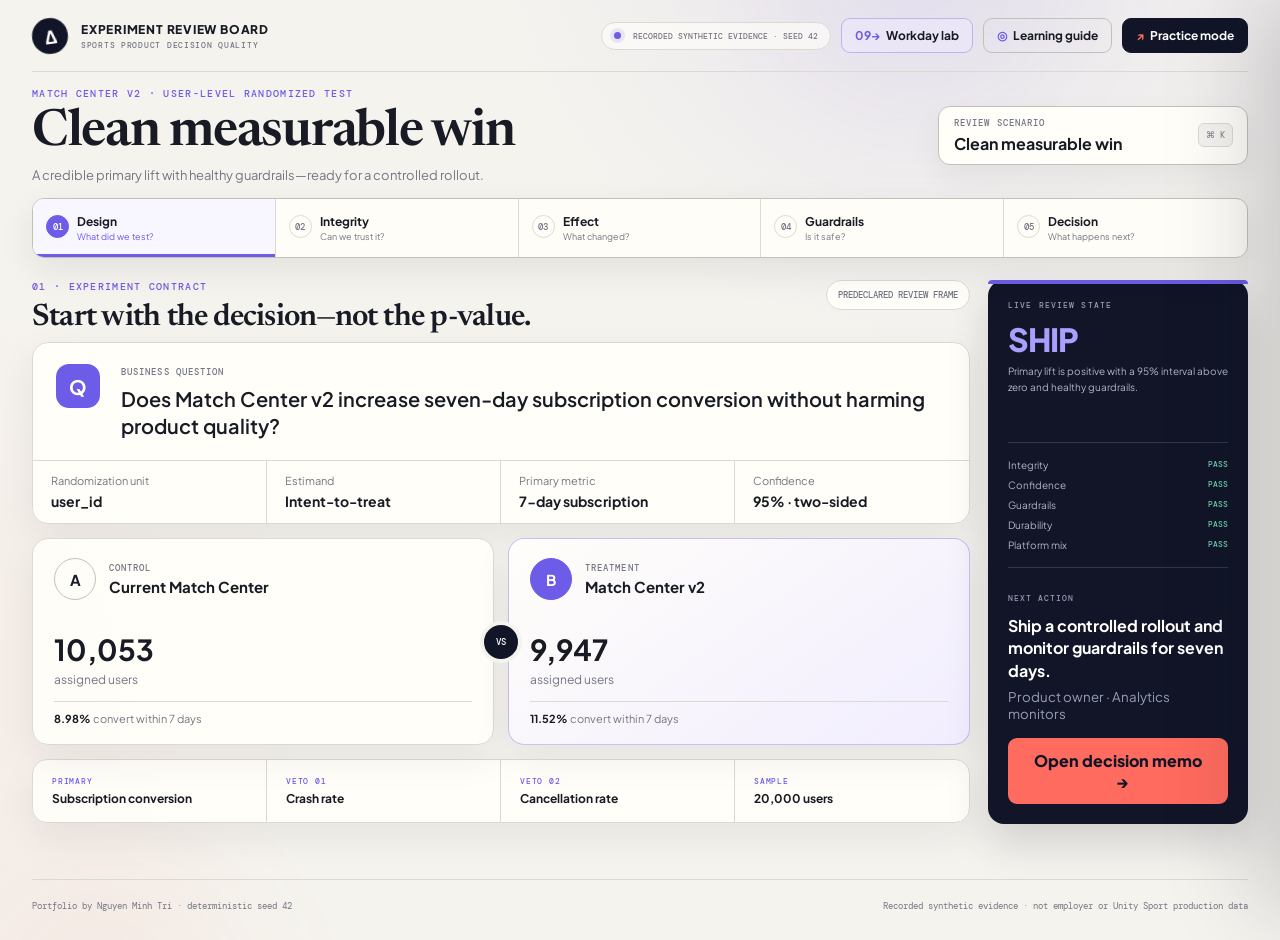
<file: public/index.html>
<!doctype html>
<html lang="en">
<head>
  <meta charset="utf-8">
  <meta name="viewport" content="width=device-width, initial-scale=1">
  <meta name="description" content="Executive review board for sports product experiments">
  <meta name="theme-color" content="#111527">
  <title>Experiment Review Board · Match Center v2</title>
  <link rel="stylesheet" href="assets/styles.css">
</head>
<body>
  <div class="ambient ambient-one" aria-hidden="true"></div>
  <div class="ambient ambient-two" aria-hidden="true"></div>

  <header class="app-header">
    <a class="brand" href="#" aria-label="Experiment Review Board home">
      <span class="brand-symbol" aria-hidden="true">Δ</span>
      <span>
        <strong>EXPERIMENT REVIEW BOARD</strong>
        <small>Sports Product Decision Quality</small>
      </span>
    </a>
    <div class="header-meta">
      <span class="evidence-pill"><i></i> Recorded synthetic evidence · seed 42</span>
      <a class="header-action workday-link" href="workday.html">
        <span aria-hidden="true">09→</span> Workday lab
      </a>
      <button class="header-action" id="learning-open" type="button">
        <span aria-hidden="true">◎</span> Learning guide
      </button>
      <button class="header-action primary" id="practice-open" type="button">
        <span aria-hidden="true">↗</span> Practice mode
      </button>
    </div>
  </header>

  <section class="command-bar" aria-label="Experiment scenario">
    <div class="command-copy">
      <p class="overline">MATCH CENTER V2 · USER-LEVEL RANDOMIZED TEST</p>
      <h1 id="scenario-title">Clean measurable win</h1>
      <p id="scenario-interpretation"></p>
    </div>
    <label class="scenario-command">
      <span>REVIEW SCENARIO</span>
      <select id="scenario-select" aria-label="Choose experiment scenario"></select>
      <kbd>⌘ K</kbd>
    </label>
  </section>

  <nav class="review-stepper" id="review-stepper" aria-label="Experiment review stages">
    <button class="step active" type="button" data-step="design" aria-current="step">
      <span>01</span><strong>Design</strong><small>What did we test?</small>
    </button>
    <button class="step" type="button" data-step="integrity">
      <span>02</span><strong>Integrity</strong><small>Can we trust it?</small>
    </button>
    <button class="step" type="button" data-step="effect">
      <span>03</span><strong>Effect</strong><small>What changed?</small>
    </button>
    <button class="step" type="button" data-step="guardrails">
      <span>04</span><strong>Guardrails</strong><small>Is it safe?</small>
    </button>
    <button class="step" type="button" data-step="decision">
      <span>05</span><strong>Decision</strong><small>What happens next?</small>
    </button>
  </nav>

  <div class="board-layout">
    <main class="review-canvas" id="review-canvas">
      <section class="review-stage active" id="design-stage" data-stage="design">
        <div class="stage-heading">
          <div>
            <p class="overline">01 · EXPERIMENT CONTRACT</p>
            <h2>Start with the decision—not the p-value.</h2>
          </div>
          <span class="stage-note">Predeclared review frame</span>
        </div>

        <article class="brief-card">
          <div class="brief-question">
            <span class="brief-index">Q</span>
            <div>
              <p>BUSINESS QUESTION</p>
              <h3>Does Match Center v2 increase seven-day subscription conversion without harming product quality?</h3>
            </div>
          </div>
          <div class="contract-grid">
            <div><span>Randomization unit</span><strong>user_id</strong></div>
            <div><span>Estimand</span><strong>Intent-to-treat</strong></div>
            <div><span>Primary metric</span><strong>7-day subscription</strong></div>
            <div><span>Confidence</span><strong>95% · two-sided</strong></div>
          </div>
        </article>

        <div class="variant-split">
          <article class="variant control">
            <div class="variant-top">
              <span class="variant-letter">A</span>
              <div><p>CONTROL</p><h3>Current Match Center</h3></div>
            </div>
            <div class="variant-metric"><strong id="design-control-n">—</strong><span>assigned users</span></div>
            <div class="variant-foot"><span id="design-control-rate">—</span> convert within 7 days</div>
          </article>
          <div class="versus" aria-hidden="true"><span>VS</span></div>
          <article class="variant treatment">
            <div class="variant-top">
              <span class="variant-letter">B</span>
              <div><p>TREATMENT</p><h3>Match Center v2</h3></div>
            </div>
            <div class="variant-metric"><strong id="design-treatment-n">—</strong><span>assigned users</span></div>
            <div class="variant-foot"><span id="design-treatment-rate">—</span> convert within 7 days</div>
          </article>
        </div>

        <div class="contract-ribbon">
          <div><span>PRIMARY</span><strong>Subscription conversion</strong></div>
          <div><span>VETO 01</span><strong>Crash rate</strong></div>
          <div><span>VETO 02</span><strong>Cancellation rate</strong></div>
          <div><span>SAMPLE</span><strong id="design-sample">—</strong></div>
        </div>
      </section>

      <section class="review-stage" id="integrity-stage" data-stage="integrity">
        <div class="stage-heading">
          <div>
            <p class="overline">02 · TRUST GATES</p>
            <h2>Significance waits outside until integrity passes.</h2>
          </div>
          <span class="stage-note" id="integrity-status">—</span>
        </div>

        <article class="integrity-hero">
          <div class="integrity-score">
            <span>INTERPRETABILITY</span>
            <strong id="integrity-word">—</strong>
            <p id="integrity-summary"></p>
          </div>
          <div class="srm-visual">
            <div class="srm-title"><span>Sample-ratio mismatch</span><strong id="srm-p">—</strong></div>
            <div class="allocation-track">
              <span id="allocation-control"></span>
              <span id="allocation-treatment"></span>
              <i aria-hidden="true"></i>
            </div>
            <div class="allocation-labels">
              <span>Control <b id="allocation-control-copy">—</b></span>
              <span>Planned 50 / 50</span>
              <span>Treatment <b id="allocation-treatment-copy">—</b></span>
            </div>
          </div>
        </article>

        <div class="integrity-grid">
          <article class="ledger-card">
            <div class="card-heading"><p>EXPERIMENT LINEAGE</p><h3>Trust checkpoint ledger</h3></div>
            <ol class="gate-ledger" id="gate-ledger"></ol>
          </article>
          <article class="population-card">
            <div class="card-heading"><p>POPULATION CONTRACT</p><h3>Assigned is not exposed</h3></div>
            <div class="population-number"><strong id="exposure-rate">—</strong><span>exposure rate</span></div>
            <div class="population-compare">
              <div><span>ITT lift</span><strong id="itt-lift">—</strong><small>causal estimate</small></div>
              <div><span>Exposed-only</span><strong id="exposed-lift">—</strong><small>diagnostic</small></div>
            </div>
            <p id="population-note"></p>
          </article>
        </div>
      </section>

      <section class="review-stage" id="effect-stage" data-stage="effect">
        <div class="stage-heading">
          <div>
            <p class="overline">03 · EFFECT & UNCERTAINTY</p>
            <h2>The interval is the headline.</h2>
          </div>
          <span class="stage-note">Intent-to-treat estimate</span>
        </div>

        <article class="effect-hero">
          <div class="effect-summary">
            <p>ABSOLUTE LIFT</p>
            <strong id="effect-lift">—</strong>
            <span id="effect-relative">— relative</span>
          </div>
          <div class="interval-board">
            <div class="interval-top">
              <span>95% confidence interval</span>
              <strong id="effect-ci-copy">—</strong>
            </div>
            <div class="interval-axis" id="interval-axis">
              <span class="axis-label left">−5 pp</span>
              <span class="axis-label zero">0</span>
              <span class="axis-label right">+5 pp</span>
              <i class="zero-line" aria-hidden="true"></i>
              <div class="interval-range" id="effect-ci-range"><b id="effect-point"></b></div>
            </div>
            <p id="effect-interpretation"></p>
          </div>
        </article>

        <div class="effect-grid">
          <article class="rate-comparison">
            <div class="card-heading"><p>OBSERVED RATES</p><h3>Control versus treatment</h3></div>
            <div id="effect-bars" class="effect-bars"></div>
          </article>
          <article class="evidence-stat">
            <span>p-value</span><strong id="effect-p">—</strong><small id="effect-p-note">—</small>
          </article>
          <article class="evidence-stat violet">
            <span>CUPED variance reduction</span><strong id="effect-cuped">—</strong><small>pre-period watch time</small>
          </article>
        </div>
      </section>

      <section class="review-stage" id="guardrails-stage" data-stage="guardrails">
        <div class="stage-heading">
          <div>
            <p class="overline">04 · SAFETY, DURABILITY & MIX</p>
            <h2>A win can still be vetoed.</h2>
          </div>
          <span class="stage-note" id="guardrail-overall">—</span>
        </div>

        <div class="veto-board" id="veto-board"></div>

        <div class="diagnostic-grid">
          <article class="durability-card">
            <div class="card-heading">
              <div><p>DURABILITY</p><h3>Early versus late cohorts</h3></div>
              <span id="novelty-tag">—</span>
            </div>
            <div id="durability-bars" class="durability-bars"></div>
          </article>
          <article class="mix-card">
            <div class="card-heading">
              <div><p>PLATFORM MIX</p><h3>Planned heterogeneity</h3></div>
              <span id="simpson-tag">—</span>
            </div>
            <div id="segment-board" class="segment-board"></div>
          </article>
        </div>
      </section>

      <section class="review-stage" id="decision-stage" data-stage="decision">
        <div class="stage-heading">
          <div>
            <p class="overline">05 · ONE-MINUTE DECISION MEMO</p>
            <h2>Evidence becomes an owned action.</h2>
          </div>
          <button class="memo-copy" id="memo-copy" type="button">Copy memo</button>
        </div>

        <article class="memo-sheet">
          <header>
            <div>
              <span>EXPERIMENT</span>
              <strong>Match Center v2</strong>
            </div>
            <div>
              <span>RECOMMENDATION</span>
              <strong id="memo-decision">—</strong>
            </div>
          </header>
          <div class="memo-grid">
            <div class="memo-section">
              <span>01 · TRUST</span>
              <p id="memo-trust"></p>
            </div>
            <div class="memo-section">
              <span>02 · EFFECT</span>
              <p id="memo-effect"></p>
            </div>
            <div class="memo-section">
              <span>03 · SAFETY</span>
              <p id="memo-safety"></p>
            </div>
            <div class="memo-section">
              <span>04 · DURABILITY</span>
              <p id="memo-durability"></p>
            </div>
          </div>
          <div class="memo-recommendation">
            <div><span>RATIONALE</span><p id="memo-rationale"></p></div>
            <div><span>OWNER & NEXT ACTION</span><p id="memo-action"></p></div>
          </div>
          <footer>
            <span>LIMITATION</span>
            <p id="memo-limitation"></p>
          </footer>
        </article>

        <article class="practice-invite">
          <div><p class="overline">REVIEW BOARD CHALLENGE</p><h3>Can you decide before the answer appears?</h3></div>
          <p>Eight guided cases test SRM, guardrail vetoes, novelty, Simpson’s paradox, exposure bias and CUPED.</p>
          <button id="practice-open-inline" type="button">Enter practice mode <span>→</span></button>
        </article>
      </section>
    </main>

    <aside class="decision-rail" id="decision-rail">
      <div class="rail-kicker">LIVE REVIEW STATE</div>
      <div class="rail-decision" id="rail-decision">—</div>
      <p id="rail-rationale"></p>
      <div class="rail-divider"></div>
      <div class="rail-gates" id="rail-gates"></div>
      <div class="rail-divider"></div>
      <div class="rail-next">
        <span>NEXT ACTION</span>
        <strong id="rail-action"></strong>
        <small id="rail-owner"></small>
      </div>
      <button id="rail-jump" type="button">Open decision memo <span>→</span></button>
    </aside>
  </div>

  <footer class="page-footer">
    <span>Portfolio by Nguyen Minh Tri · deterministic seed 42</span>
    <span>Recorded synthetic evidence · not employer or Unity Sport production data</span>
  </footer>

  <div class="drawer-backdrop" id="drawer-backdrop"></div>
  <aside class="practice-drawer" id="practice-drawer" aria-hidden="true" aria-labelledby="practice-title">
    <header>
      <div><p>CHALLENGE MODE</p><h2 id="practice-title">Decide before reveal.</h2></div>
      <button class="icon-button" id="practice-close" type="button" aria-label="Close practice mode">×</button>
    </header>
    <div class="drawer-body">
      <label class="lab-command">
        <span>CASE</span>
        <select id="lab-select" aria-label="Choose practice case"></select>
      </label>
      <div class="case-brief">
        <p id="lab-number"></p>
        <h3 id="lab-title">—</h3>
        <blockquote id="lab-question"></blockquote>
        <span>Questions to clarify</span>
        <ul id="lab-clarify"></ul>
      </div>
      <div class="prediction-block">
        <span>YOUR DECISION</span>
        <div class="prediction-options" id="prediction-options"></div>
      </div>
      <button class="reveal-button" id="reveal-button" type="button" disabled>Lock decision & reveal evidence</button>
      <div class="lab-answer" id="lab-answer" hidden>
        <div class="answer-verdict">
          <span id="answer-match"></span>
          <strong id="lab-decision"></strong>
        </div>
        <p id="lab-evidence"></p>
        <p id="lab-rationale"></p>
      </div>
    </div>
  </aside>

  <div class="learning-overlay" id="learning-overlay" aria-hidden="true" role="dialog" aria-modal="true" aria-labelledby="learning-title">
    <div class="learning-panel">
      <header>
        <div><p>GUIDED PRACTICE</p><h2 id="learning-title">Seven days to decision quality.</h2></div>
        <button class="icon-button" id="learning-close" type="button" aria-label="Close learning guide">×</button>
      </header>
      <div class="learning-timeline" id="learning-timeline"></div>
      <div class="final-test">
        <span>FINAL TEST · 90 SECONDS</span>
        <strong>Defend a HOLD decision when conversion is up.</strong>
        <p>Cover randomization, estimand, uncertainty, guardrail, owner, next action and limitation.</p>
        <a href="workday.html">New to the role? Simulate one complete workday →</a>
      </div>
    </div>
  </div>

  <div class="toast" id="toast" role="status" aria-live="polite"></div>
  <script src="assets/app.js"></script>
</body>
</html>
</file>
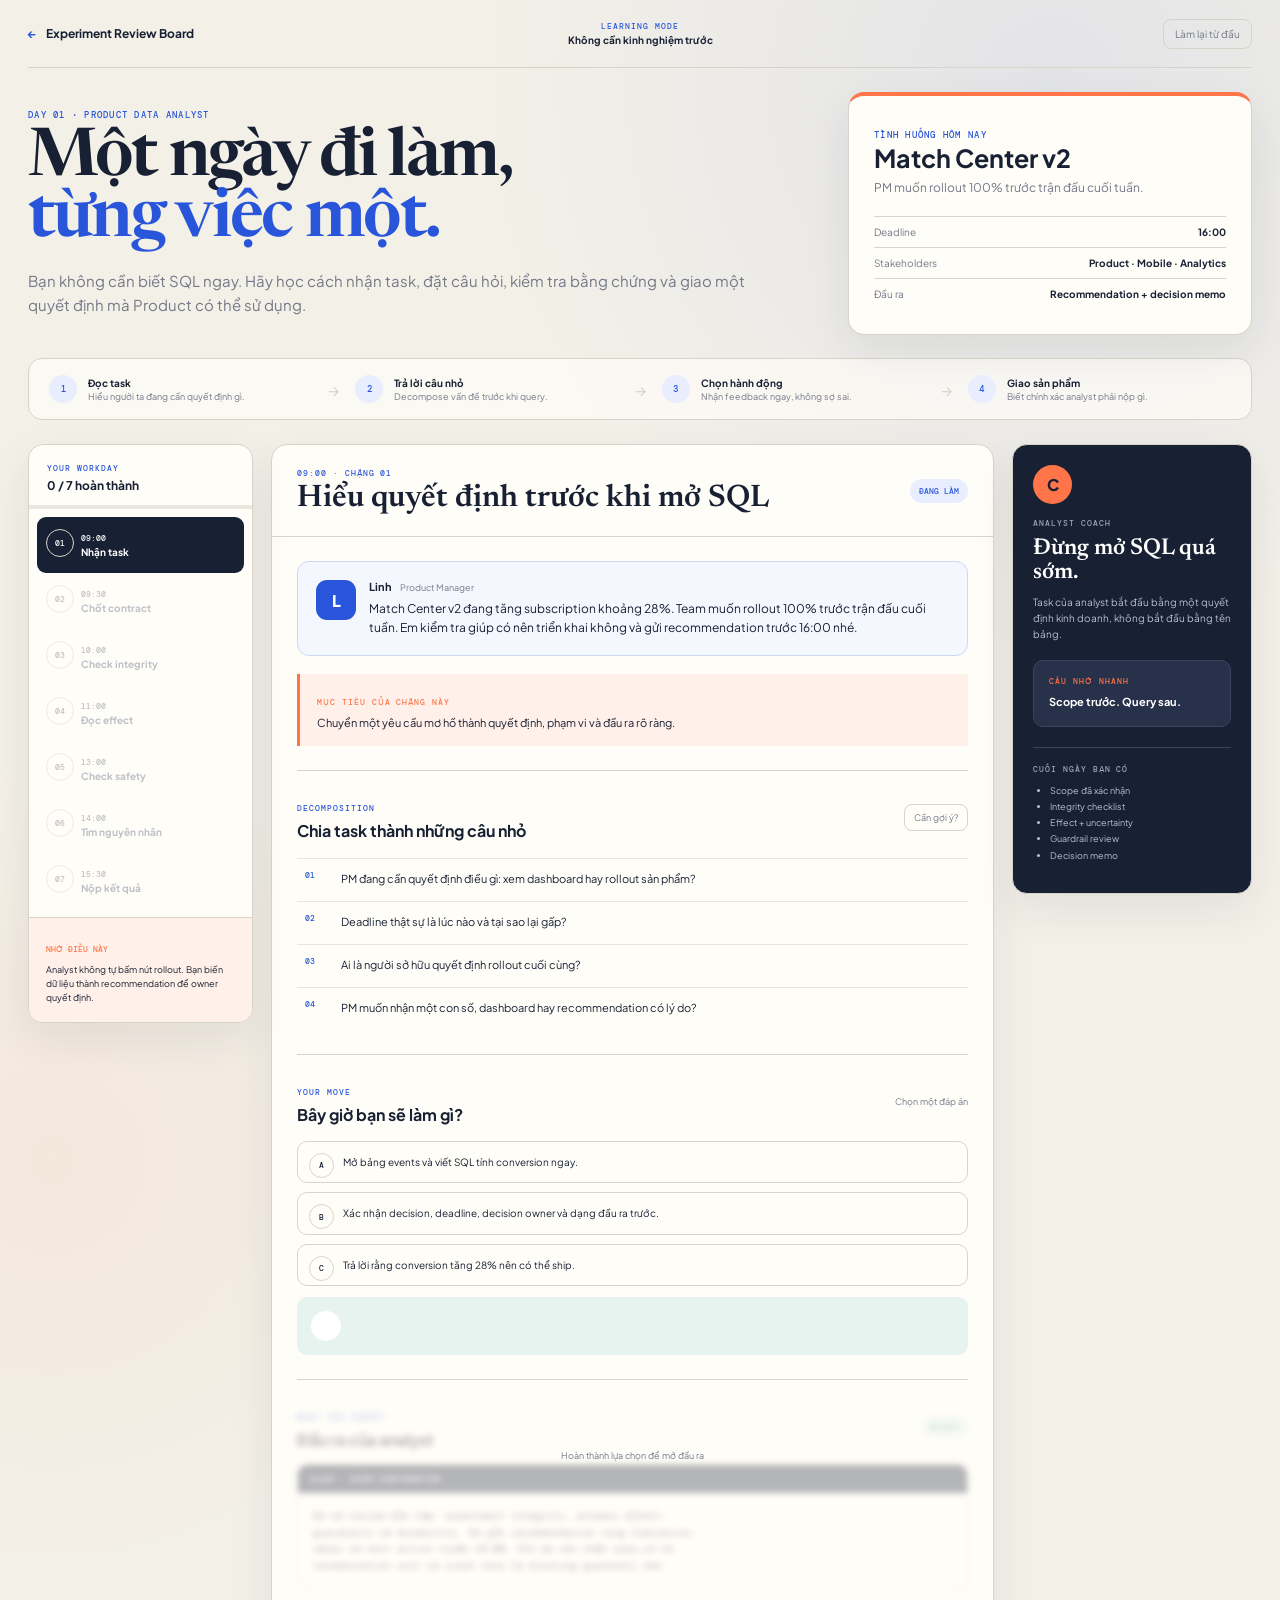
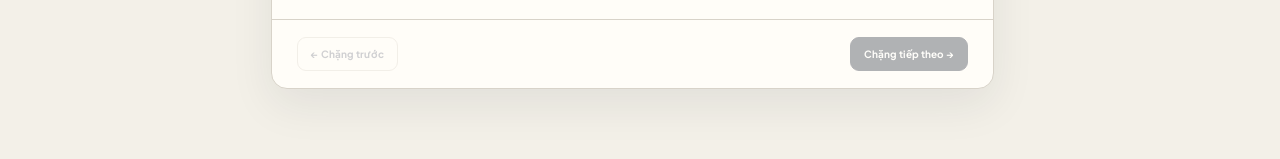
<file: public/workday.html>
<!doctype html>
<html lang="vi">
<head>
  <meta charset="utf-8">
  <meta name="viewport" content="width=device-width, initial-scale=1">
  <meta name="description" content="Mô phỏng một ngày làm Product Data Analyst cho người mới">
  <meta name="theme-color" content="#182033">
  <title>Ngày đầu làm Product Data Analyst</title>
  <link rel="stylesheet" href="assets/workday.css">
</head>
<body>
  <header class="topbar">
    <a class="back-link" href="index.html">
      <span aria-hidden="true">←</span>
      Experiment Review Board
    </a>
    <div class="topbar-meta">
      <span>LEARNING MODE</span>
      <strong>Không cần kinh nghiệm trước</strong>
    </div>
    <button class="reset-button" id="reset-day" type="button">Làm lại từ đầu</button>
  </header>

  <main>
    <section class="hero">
      <div class="hero-copy">
        <p class="eyebrow">DAY 01 · PRODUCT DATA ANALYST</p>
        <h1>Một ngày đi làm,<br><em>từng việc một.</em></h1>
        <p class="hero-intro">
          Bạn không cần biết SQL ngay. Hãy học cách nhận task, đặt câu hỏi, kiểm tra
          bằng chứng và giao một quyết định mà Product có thể sử dụng.
        </p>
      </div>
      <div class="day-brief">
        <span class="brief-label">TÌNH HUỐNG HÔM NAY</span>
        <strong>Match Center v2</strong>
        <p>PM muốn rollout 100% trước trận đấu cuối tuần.</p>
        <dl>
          <div><dt>Deadline</dt><dd>16:00</dd></div>
          <div><dt>Stakeholders</dt><dd>Product · Mobile · Analytics</dd></div>
          <div><dt>Đầu ra</dt><dd>Recommendation + decision memo</dd></div>
        </dl>
      </div>
    </section>

    <section class="orientation" aria-label="Cách học">
      <div><span>1</span><p><strong>Đọc task</strong>Hiểu người ta đang cần quyết định gì.</p></div>
      <i aria-hidden="true">→</i>
      <div><span>2</span><p><strong>Trả lời câu nhỏ</strong>Decompose vấn đề trước khi query.</p></div>
      <i aria-hidden="true">→</i>
      <div><span>3</span><p><strong>Chọn hành động</strong>Nhận feedback ngay, không sợ sai.</p></div>
      <i aria-hidden="true">→</i>
      <div><span>4</span><p><strong>Giao sản phẩm</strong>Biết chính xác analyst phải nộp gì.</p></div>
    </section>

    <section class="workbench">
      <aside class="timeline-panel">
        <div class="timeline-heading">
          <p>YOUR WORKDAY</p>
          <strong id="progress-copy">0 / 7 hoàn thành</strong>
        </div>
        <div class="progress-track"><span id="progress-fill"></span></div>
        <nav class="timeline" id="timeline" aria-label="Các chặng trong ngày"></nav>
        <div class="role-boundary">
          <span>NHỚ ĐIỀU NÀY</span>
          <p>Analyst không tự bấm nút rollout. Bạn biến dữ liệu thành recommendation để owner quyết định.</p>
        </div>
      </aside>

      <article class="mission" id="mission" aria-live="polite">
        <header class="mission-header">
          <div>
            <p id="mission-kicker"></p>
            <h2 id="mission-title"></h2>
          </div>
          <span class="mission-status" id="mission-status">ĐANG LÀM</span>
        </header>

        <section class="inbox-card" id="inbox-card">
          <div class="avatar" id="sender-avatar"></div>
          <div>
            <div class="sender-line"><strong id="sender-name"></strong><span id="sender-role"></span></div>
            <blockquote id="inbox-message"></blockquote>
          </div>
        </section>

        <section class="mission-goal">
          <span>MỤC TIÊU CỦA CHẶNG NÀY</span>
          <p id="mission-goal"></p>
        </section>

        <section class="decomposition">
          <div class="section-heading">
            <div><span>DECOMPOSITION</span><h3>Chia task thành những câu nhỏ</h3></div>
            <button class="hint-button" id="hint-button" type="button">Cần gợi ý?</button>
          </div>
          <ol id="question-list"></ol>
          <div class="hint-box" id="hint-box" hidden></div>
        </section>

        <section class="action-block">
          <div class="section-heading">
            <div><span>YOUR MOVE</span><h3>Bây giờ bạn sẽ làm gì?</h3></div>
            <small>Chọn một đáp án</small>
          </div>
          <div class="action-options" id="action-options"></div>
          <div class="feedback" id="feedback" hidden>
            <div id="feedback-icon"></div>
            <div><strong id="feedback-title"></strong><p id="feedback-copy"></p></div>
          </div>
        </section>

        <section class="deliverable" id="deliverable" aria-disabled="true">
          <div class="deliverable-lock" id="deliverable-lock">Hoàn thành lựa chọn để mở đầu ra</div>
          <div class="deliverable-content">
            <div class="section-heading">
              <div><span>WHAT YOU SUBMIT</span><h3>Đầu ra của analyst</h3></div>
              <span class="ready-pill">READY</span>
            </div>
            <div id="deliverable-body"></div>
          </div>
        </section>

        <footer class="mission-nav">
          <button id="previous-mission" type="button">← Chặng trước</button>
          <button class="primary" id="next-mission" type="button" disabled>Chặng tiếp theo →</button>
        </footer>
      </article>

      <aside class="coach-panel">
        <div class="coach-avatar">C</div>
        <span>ANALYST COACH</span>
        <h3 id="coach-title">Đừng mở SQL quá sớm.</h3>
        <p id="coach-copy"></p>
        <div class="coach-rule">
          <span>CÂU NHỚ NHANH</span>
          <strong id="coach-rule"></strong>
        </div>
        <div class="today-output">
          <span>CUỐI NGÀY BẠN CÓ</span>
          <ul>
            <li>Scope đã xác nhận</li>
            <li>Integrity checklist</li>
            <li>Effect + uncertainty</li>
            <li>Guardrail review</li>
            <li>Decision memo</li>
          </ul>
        </div>
      </aside>
    </section>
  </main>

  <dialog class="completion-dialog" id="completion-dialog">
    <button class="dialog-close" id="completion-close" type="button" aria-label="Đóng">×</button>
    <span class="completion-mark">DAY 01 · COMPLETE</span>
    <h2>Bạn vừa làm xong một ngày của Product Data Analyst.</h2>
    <p>
      Bạn không chỉ đọc conversion. Bạn đã xác nhận task, bảo vệ integrity,
      diễn giải uncertainty, kiểm tra product harm và giao recommendation có owner.
    </p>
    <div class="completion-grid">
      <div><strong>7</strong><span>chặng công việc</span></div>
      <div><strong>28</strong><span>câu decomposition</span></div>
      <div><strong>1</strong><span>decision package</span></div>
    </div>
    <div class="completion-actions">
      <a href="index.html">Mở Review Board</a>
      <button id="restart-day" type="button">Làm lại ngày này</button>
    </div>
  </dialog>

  <script src="assets/workday.js"></script>
</body>
</html>
</file>
<file: public/assets/styles.css>
@import url("https://fonts.googleapis.com/css2?family=DM+Mono:wght@400;500&family=Newsreader:opsz,wght@6..72,500;6..72,600&family=Plus+Jakarta+Sans:wght@400;500;600;700;800&display=swap");

:root {
  --navy: #111527;
  --navy-soft: #1c2139;
  --violet: #6c5ce7;
  --violet-soft: #eeeafd;
  --coral: #ff6b5e;
  --coral-soft: #fff0ed;
  --canvas: #f5f3ee;
  --paper: #fffef9;
  --ink: #181a24;
  --muted: #747683;
  --line: #dcd9d2;
  --line-strong: #c5c0b7;
  --green: #16866f;
  --green-soft: #e7f4ef;
  --red: #d84b4b;
  --red-soft: #fbeaea;
  --amber: #b8731a;
  --amber-soft: #fbf0dc;
  --shadow: 0 14px 38px rgba(26, 25, 40, .065);
  --display: "Plus Jakarta Sans", sans-serif;
  --editorial: "Newsreader", Georgia, serif;
  --body: "Plus Jakarta Sans", sans-serif;
  --mono: "DM Mono", monospace;
}

* { box-sizing: border-box; }
html { scroll-behavior: smooth; }
body {
  margin: 0;
  min-width: 320px;
  background:
    radial-gradient(circle at 74% -12%, rgba(108, 92, 231, .09), transparent 33%),
    radial-gradient(circle at -8% 74%, rgba(255, 107, 94, .055), transparent 27%),
    var(--canvas);
  color: var(--ink);
  font-family: var(--body);
  overflow-x: hidden;
}
body.locked { overflow: hidden; }
button, select { font: inherit; }
button, a, select { -webkit-tap-highlight-color: transparent; }
button:focus-visible, select:focus-visible, a:focus-visible {
  outline: 3px solid rgba(108, 92, 231, .35);
  outline-offset: 3px;
}
.ambient {
  position: fixed;
  z-index: -1;
  width: 480px;
  height: 480px;
  border-radius: 50%;
  filter: blur(28px);
  pointer-events: none;
}
.ambient-one {
  top: -280px;
  right: 10%;
  background: radial-gradient(circle, rgba(108, 92, 231, .08), transparent 68%);
}
.ambient-two {
  bottom: -340px;
  left: -130px;
  background: radial-gradient(circle, rgba(255, 107, 94, .06), transparent 66%);
}

.app-header {
  width: min(1480px, calc(100% - 64px));
  height: 72px;
  margin: 0 auto;
  display: flex;
  align-items: center;
  justify-content: space-between;
  border-bottom: 1px solid var(--line);
}
.brand {
  display: flex;
  align-items: center;
  gap: 13px;
  color: inherit;
  text-decoration: none;
}
.brand-symbol {
  width: 36px;
  height: 36px;
  display: grid;
  place-items: center;
  border-radius: 50%;
  background: var(--navy);
  color: white;
  font: 700 18px var(--display);
  transform: rotate(-8deg);
}
.brand strong {
  display: block;
  font: 800 12px var(--display);
  letter-spacing: .065em;
}
.brand small {
  display: block;
  margin-top: 3px;
  color: var(--muted);
  font: 500 8px var(--mono);
  letter-spacing: .09em;
  text-transform: uppercase;
}
.header-meta { display: flex; align-items: center; gap: 10px; }
.evidence-pill {
  padding: 8px 12px;
  border: 1px solid var(--line);
  border-radius: 999px;
  background: rgba(255, 254, 249, .65);
  color: var(--muted);
  font: 500 8px var(--mono);
  text-transform: uppercase;
}
.evidence-pill i {
  display: inline-block;
  width: 7px;
  height: 7px;
  margin-right: 7px;
  border-radius: 50%;
  background: var(--violet);
  box-shadow: 0 0 0 4px rgba(108, 92, 231, .12);
}
.header-action {
  padding: 9px 13px;
  display: inline-flex;
  align-items: center;
  border: 1px solid var(--line-strong);
  border-radius: 9px;
  background: transparent;
  color: var(--ink);
  font-size: 12px;
  font-weight: 700;
  text-decoration: none;
  cursor: pointer;
  transition: transform .18s ease, background .18s ease;
}
.header-action:hover { transform: translateY(-2px); background: var(--paper); }
.header-action span { margin-right: 6px; color: var(--violet); }
.workday-link { border-color: rgba(108, 92, 231, .36); background: rgba(238, 234, 253, .55); }
.header-action.primary { border-color: var(--navy); background: var(--navy); color: white; }
.header-action.primary span { color: var(--coral); }

.command-bar {
  width: min(1480px, calc(100% - 64px));
  min-height: 126px;
  margin: 0 auto;
  display: flex;
  align-items: center;
  justify-content: space-between;
  gap: 28px;
}
.overline {
  margin: 0 0 9px;
  color: var(--violet);
  font: 500 10px var(--mono);
  letter-spacing: .13em;
  text-transform: uppercase;
}
.command-copy h1 {
  margin: 0;
  font: 600 clamp(38px, 4vw, 54px)/.96 var(--editorial);
  letter-spacing: -.025em;
}
.command-copy > p:last-child {
  max-width: 760px;
  margin: 8px 0 0;
  color: var(--muted);
  font-size: 13px;
}
.scenario-command {
  position: relative;
  min-width: 310px;
  padding: 10px 44px 10px 15px;
  border: 1px solid var(--line-strong);
  border-radius: 12px;
  background: var(--paper);
  box-shadow: 0 12px 30px rgba(24, 26, 36, .06);
}
.scenario-command > span {
  display: block;
  margin-bottom: 4px;
  color: var(--muted);
  font: 500 9px var(--mono);
  letter-spacing: .12em;
}
.scenario-command select {
  width: 100%;
  appearance: none;
  border: 0;
  outline: 0;
  background: transparent;
  color: var(--ink);
  font-weight: 700;
}
.scenario-command kbd {
  position: absolute;
  top: 50%;
  right: 14px;
  transform: translateY(-50%);
  padding: 5px 7px;
  border: 1px solid var(--line);
  border-radius: 6px;
  background: var(--canvas);
  color: var(--muted);
  font: 400 9px var(--mono);
}

.review-stepper {
  position: sticky;
  top: 0;
  z-index: 10;
  width: min(1480px, calc(100% - 64px));
  margin: 0 auto 22px;
  display: grid;
  grid-template-columns: repeat(5, 1fr);
  border: 1px solid var(--line-strong);
  border-radius: 12px;
  background: rgba(255, 254, 249, .91);
  box-shadow: 0 12px 35px rgba(22, 23, 34, .08);
  backdrop-filter: blur(16px);
  overflow: hidden;
}
.step {
  position: relative;
  min-height: 58px;
  padding: 10px 12px 10px 44px;
  border: 0;
  border-right: 1px solid var(--line);
  background: transparent;
  color: var(--muted);
  text-align: left;
  cursor: pointer;
  transition: color .2s ease, background .2s ease;
}
.step:last-child { border-right: 0; }
.step::after {
  content: "";
  position: absolute;
  inset: auto 0 0;
  height: 3px;
  background: var(--violet);
  transform: scaleX(0);
  transition: transform .25s ease;
}
.step > span {
  position: absolute;
  top: 16px;
  left: 13px;
  width: 23px;
  height: 23px;
  display: grid;
  place-items: center;
  border: 1px solid var(--line);
  border-radius: 50%;
  font: 500 9px var(--mono);
}
.step strong { display: block; color: var(--ink); font: 700 12px var(--display); }
.step small { display: block; margin-top: 2px; font-size: 9px; }
.step:hover { background: var(--violet-soft); }
.step.active { color: var(--violet); background: #f8f6ff; }
.step.active::after { transform: scaleX(1); }
.step.active > span { border-color: var(--violet); background: var(--violet); color: white; }

.board-layout {
  width: min(1480px, calc(100% - 64px));
  margin: 0 auto;
  display: grid;
  grid-template-columns: minmax(0, 1fr) 260px;
  align-items: start;
  gap: 18px;
}
.review-canvas { min-width: 0; }
.review-stage { display: none; animation: stage-in .32s ease both; }
.review-stage.active { display: block; }
@keyframes stage-in {
  from { opacity: 0; transform: translateY(10px); }
  to { opacity: 1; transform: translateY(0); }
}
.stage-heading {
  min-height: 62px;
  display: flex;
  align-items: flex-start;
  justify-content: space-between;
  gap: 30px;
}
.stage-heading h2 {
  margin: 0;
  font: 600 clamp(27px, 2.4vw, 36px)/1.02 var(--editorial);
  letter-spacing: -.025em;
}
.stage-note {
  padding: 8px 11px;
  border: 1px solid var(--line);
  border-radius: 999px;
  background: var(--paper);
  color: var(--muted);
  font: 500 9px var(--mono);
  text-transform: uppercase;
}
.stage-note.pass { border-color: #b9dfd2; color: var(--green); background: var(--green-soft); }
.stage-note.fail { border-color: #efc4c4; color: var(--red); background: var(--red-soft); }

.brief-card,
.variant,
.contract-ribbon,
.integrity-hero,
.ledger-card,
.population-card,
.effect-hero,
.rate-comparison,
.evidence-stat,
.veto-item,
.durability-card,
.mix-card,
.memo-sheet,
.practice-invite {
  border: 1px solid var(--line);
  background: rgba(255, 254, 249, .94);
  box-shadow: var(--shadow);
}
.brief-card { border-radius: 16px; overflow: hidden; }
.brief-question {
  display: grid;
  grid-template-columns: 48px 1fr;
  gap: 17px;
  padding: 21px 23px;
  border-bottom: 1px solid var(--line);
}
.brief-index {
  width: 44px;
  height: 44px;
  display: grid;
  place-items: center;
  border-radius: 13px;
  background: var(--violet);
  color: white;
  font: 700 20px var(--display);
}
.brief-question p, .card-heading p {
  margin: 2px 0 7px;
  color: var(--muted);
  font: 500 9px var(--mono);
  letter-spacing: .12em;
}
.brief-question h3 { max-width: 920px; margin: 0; font: 600 20px/1.35 var(--display); }
.contract-grid { display: grid; grid-template-columns: repeat(4, 1fr); }
.contract-grid > div { padding: 13px 18px; border-right: 1px solid var(--line); }
.contract-grid > div:last-child { border: 0; }
.contract-grid span, .contract-grid strong { display: block; }
.contract-grid span { color: var(--muted); font-size: 11px; }
.contract-grid strong { margin-top: 5px; font-size: 14px; }

.variant-split {
  position: relative;
  display: grid;
  grid-template-columns: 1fr 1fr;
  gap: 14px;
  margin: 14px 0;
}
.variant { min-height: 160px; padding: 19px 21px; border-radius: 16px; }
.variant.treatment { border-color: rgba(108, 92, 231, .36); background: linear-gradient(145deg, #fffef9, #f1edff); }
.variant-top { display: flex; align-items: center; gap: 13px; }
.variant-letter {
  width: 42px;
  height: 42px;
  display: grid;
  place-items: center;
  border: 1px solid var(--line-strong);
  border-radius: 50%;
  font: 700 15px var(--display);
}
.treatment .variant-letter { border-color: var(--violet); background: var(--violet); color: white; }
.variant-top p { margin: 0; color: var(--muted); font: 500 9px var(--mono); letter-spacing: .12em; }
.variant-top h3 { margin: 3px 0 0; font: 700 15px var(--display); }
.variant-metric { margin-top: 31px; }
.variant-metric strong { display: block; font: 700 29px var(--display); }
.variant-metric span { color: var(--muted); font-size: 12px; }
.variant-foot { margin-top: 13px; padding-top: 10px; border-top: 1px solid var(--line); color: var(--muted); font-size: 11px; }
.variant-foot span { color: var(--ink); font-weight: 700; }
.versus {
  position: absolute;
  top: 50%;
  left: 50%;
  z-index: 2;
  width: 42px;
  height: 42px;
  display: grid;
  place-items: center;
  transform: translate(-50%, -50%);
  border: 4px solid var(--canvas);
  border-radius: 50%;
  background: var(--navy);
  color: white;
  font: 500 9px var(--mono);
}
.contract-ribbon { display: grid; grid-template-columns: repeat(4, 1fr); border-radius: 15px; overflow: hidden; }
.contract-ribbon > div { padding: 16px 19px; border-right: 1px solid var(--line); }
.contract-ribbon > div:last-child { border: 0; }
.contract-ribbon span, .contract-ribbon strong { display: block; }
.contract-ribbon span { color: var(--violet); font: 500 8px var(--mono); letter-spacing: .1em; }
.contract-ribbon strong { margin-top: 5px; font-size: 12px; }

.integrity-hero { display: grid; grid-template-columns: .82fr 1.18fr; border-radius: 20px; overflow: hidden; }
.integrity-score { padding: 30px; background: var(--navy); color: white; }
.integrity-score > span { color: #9ca2be; font: 500 9px var(--mono); letter-spacing: .12em; }
.integrity-score strong { display: block; margin: 18px 0 9px; font: 700 44px var(--display); color: #9c90ff; }
.integrity-score strong.fail { color: var(--coral); }
.integrity-score p { max-width: 420px; margin: 0; color: #aeb4cb; line-height: 1.5; }
.srm-visual { padding: 30px; }
.srm-title { display: flex; justify-content: space-between; align-items: center; }
.srm-title span { font-weight: 700; }
.srm-title strong { font: 700 24px var(--display); }
.allocation-track {
  position: relative;
  height: 31px;
  margin-top: 39px;
  display: flex;
  border: 1px solid var(--line);
  border-radius: 999px;
  background: #ebe9e3;
  overflow: hidden;
}
.allocation-track span:first-child { background: #b7b5c1; }
.allocation-track span:nth-child(2) { background: var(--violet); }
.allocation-track i { position: absolute; left: 50%; top: -8px; bottom: -8px; width: 1px; background: var(--coral); z-index: 2; }
.allocation-labels { margin-top: 12px; display: flex; justify-content: space-between; color: var(--muted); font: 400 9px var(--mono); }
.allocation-labels b { color: var(--ink); }
.integrity-grid { display: grid; grid-template-columns: 1.25fr .75fr; gap: 18px; margin-top: 18px; }
.ledger-card, .population-card { padding: 25px; border-radius: 18px; }
.card-heading { display: flex; justify-content: space-between; align-items: flex-start; }
.card-heading h3 { margin: 0; font: 700 19px var(--display); }
.gate-ledger { margin: 22px 0 0; padding: 0; list-style: none; counter-reset: ledger; }
.gate-ledger li {
  counter-increment: ledger;
  display: grid;
  grid-template-columns: 38px 1fr auto;
  align-items: center;
  min-height: 57px;
  border-top: 1px solid var(--line);
}
.gate-ledger li::before {
  content: "0" counter(ledger);
  color: var(--muted);
  font: 400 9px var(--mono);
}
.gate-ledger strong { font-size: 13px; }
.gate-ledger span { padding: 6px 9px; border-radius: 999px; font: 500 8px var(--mono); }
.gate-ledger .pass { color: var(--green); background: var(--green-soft); }
.gate-ledger .fail { color: var(--red); background: var(--red-soft); }
.gate-ledger .review { color: var(--amber); background: var(--amber-soft); }
.population-number { margin: 29px 0 21px; }
.population-number strong { display: block; font: 700 50px var(--display); color: var(--violet); }
.population-number span { color: var(--muted); font-size: 12px; }
.population-compare { display: grid; grid-template-columns: 1fr 1fr; border: 1px solid var(--line); border-radius: 12px; overflow: hidden; }
.population-compare > div { padding: 14px; }
.population-compare > div + div { border-left: 1px solid var(--line); }
.population-compare span, .population-compare strong, .population-compare small { display: block; }
.population-compare span { color: var(--muted); font-size: 10px; }
.population-compare strong { margin: 7px 0 3px; }
.population-compare small { color: var(--muted); font-size: 9px; }
.population-card > p { margin: 17px 0 0; color: var(--muted); font-size: 11px; line-height: 1.5; }

.effect-hero { display: grid; grid-template-columns: 270px 1fr; min-height: 280px; border-radius: 20px; overflow: hidden; }
.effect-summary { padding: 31px; background: linear-gradient(145deg, var(--violet), #4d3fc0); color: white; }
.effect-summary p { margin: 0; color: #d8d2ff; font: 500 9px var(--mono); letter-spacing: .13em; }
.effect-summary strong { display: block; margin: 40px 0 6px; font: 700 54px var(--display); }
.effect-summary span { color: #d8d2ff; }
.interval-board { padding: 31px 35px; }
.interval-top { display: flex; justify-content: space-between; align-items: center; }
.interval-top span { color: var(--muted); font-size: 12px; }
.interval-top strong { font-size: 13px; }
.interval-axis { position: relative; height: 80px; margin: 45px 0 21px; }
.interval-axis::before {
  content: "";
  position: absolute;
  top: 35px;
  right: 0;
  left: 0;
  height: 2px;
  background: var(--line-strong);
}
.axis-label { position: absolute; top: 52px; color: var(--muted); font: 400 9px var(--mono); }
.axis-label.left { left: 0; }
.axis-label.zero { left: 50%; transform: translateX(-50%); color: var(--red); }
.axis-label.right { right: 0; }
.zero-line { position: absolute; top: 4px; bottom: 23px; left: 50%; width: 1px; background: var(--red); }
.interval-range {
  position: absolute;
  top: 30px;
  height: 12px;
  border-radius: 999px;
  background: var(--violet);
  box-shadow: 0 0 0 6px rgba(108, 92, 231, .13);
  transform-origin: left;
  animation: interval-grow .55s ease both;
}
@keyframes interval-grow { from { transform: scaleX(0); } }
.interval-range::before, .interval-range::after {
  content: "";
  position: absolute;
  top: -5px;
  width: 2px;
  height: 22px;
  background: var(--violet);
}
.interval-range::before { left: 0; }
.interval-range::after { right: 0; }
.interval-range b {
  position: absolute;
  top: 50%;
  width: 18px;
  height: 18px;
  transform: translate(-50%, -50%) rotate(45deg);
  border: 3px solid white;
  border-radius: 4px;
  background: var(--navy);
  box-shadow: 0 3px 12px rgba(17, 21, 39, .25);
}
.interval-board > p { margin: 0; color: var(--muted); line-height: 1.5; }
.effect-grid { display: grid; grid-template-columns: 1fr .42fr .52fr; gap: 18px; margin-top: 18px; }
.rate-comparison, .evidence-stat { min-height: 190px; padding: 24px; border-radius: 18px; }
.effect-bars { display: grid; gap: 14px; margin-top: 24px; }
.effect-bar { display: grid; grid-template-columns: 76px 1fr 62px; align-items: center; gap: 12px; font-size: 11px; font-weight: 700; }
.effect-track { height: 14px; border-radius: 999px; background: #e7e4de; overflow: hidden; }
.effect-fill { height: 100%; border-radius: inherit; background: #aaa8b3; transition: width .45s ease; }
.effect-fill.treatment { background: var(--violet); }
.evidence-stat span, .evidence-stat strong, .evidence-stat small { display: block; }
.evidence-stat span { color: var(--muted); font-size: 11px; }
.evidence-stat strong { margin: 30px 0 7px; font: 700 37px var(--display); }
.evidence-stat small { color: var(--muted); font-size: 10px; }
.evidence-stat.violet { background: var(--navy); color: white; }
.evidence-stat.violet span, .evidence-stat.violet small { color: #aeb4cb; }
.evidence-stat.violet strong { color: #a99fff; }

.veto-board { display: grid; grid-template-columns: 1fr 1fr; gap: 18px; }
.veto-item { position: relative; min-height: 220px; padding: 27px; border-radius: 20px; overflow: hidden; }
.veto-item::after {
  content: "";
  position: absolute;
  right: -45px;
  bottom: -45px;
  width: 145px;
  height: 145px;
  border-radius: 50%;
  background: var(--green-soft);
}
.veto-item.breached::after { background: var(--red-soft); }
.veto-top { position: relative; z-index: 1; display: flex; justify-content: space-between; }
.veto-top p { margin: 0; color: var(--muted); font: 500 9px var(--mono); letter-spacing: .12em; }
.veto-top span { padding: 6px 9px; border-radius: 999px; color: var(--green); background: var(--green-soft); font: 500 8px var(--mono); }
.veto-item.breached .veto-top span { color: var(--red); background: var(--red-soft); }
.veto-item h3 { position: relative; z-index: 1; margin: 20px 0 3px; font: 700 22px var(--display); }
.veto-change { position: relative; z-index: 1; display: flex; align-items: baseline; gap: 10px; margin-top: 30px; }
.veto-change strong { font: 700 39px var(--display); }
.veto-change span { color: var(--muted); font-size: 11px; }
.veto-item > small { position: relative; z-index: 1; display: block; margin-top: 9px; color: var(--muted); }
.diagnostic-grid { display: grid; grid-template-columns: .9fr 1.1fr; gap: 18px; margin-top: 18px; }
.durability-card, .mix-card { padding: 25px; border-radius: 18px; }
.card-heading > div > p { margin-bottom: 7px; }
.card-heading > span { padding: 6px 9px; border-radius: 999px; font: 500 8px var(--mono); }
.card-heading > span.good { color: var(--green); background: var(--green-soft); }
.card-heading > span.bad { color: var(--red); background: var(--red-soft); }
.durability-bars { display: grid; gap: 22px; margin-top: 33px; }
.duration-row { display: grid; grid-template-columns: 82px 1fr 68px; align-items: center; gap: 12px; font-size: 11px; }
.duration-track { height: 17px; border-radius: 999px; background: #e9e6e0; overflow: hidden; }
.duration-fill { height: 100%; border-radius: inherit; background: var(--coral); }
.segment-board { display: grid; gap: 18px; margin-top: 26px; }
.segment-row > header { display: flex; justify-content: space-between; margin-bottom: 9px; font-size: 11px; }
.segment-row > header span { color: var(--muted); }
.segment-lines { display: grid; gap: 7px; }
.mini-line { display: grid; grid-template-columns: 64px 1fr 48px; align-items: center; gap: 8px; font-size: 9px; }
.mini-track { height: 8px; border-radius: 999px; background: #e9e6e0; overflow: hidden; }
.mini-fill { height: 100%; border-radius: inherit; background: #aaa8b3; }
.mini-fill.treatment { background: var(--violet); }

.memo-copy {
  padding: 9px 13px;
  border: 1px solid var(--line-strong);
  border-radius: 8px;
  background: var(--paper);
  font-size: 11px;
  font-weight: 700;
  cursor: pointer;
}
.memo-sheet { border-radius: 4px; }
.memo-sheet > header {
  display: grid;
  grid-template-columns: 1fr 1fr;
  border-bottom: 2px solid var(--navy);
}
.memo-sheet > header > div { padding: 25px 28px; }
.memo-sheet > header > div + div { border-left: 1px solid var(--line); background: var(--violet-soft); }
.memo-sheet > header span, .memo-sheet > header strong { display: block; }
.memo-sheet > header span, .memo-section span, .memo-recommendation span, .memo-sheet footer span {
  color: var(--muted);
  font: 500 8px var(--mono);
  letter-spacing: .12em;
}
.memo-sheet > header strong { margin-top: 8px; font: 700 26px var(--display); }
.memo-sheet > header > div:last-child strong { color: var(--violet); }
.memo-grid { display: grid; grid-template-columns: 1fr 1fr; }
.memo-section { min-height: 135px; padding: 24px 28px; border-right: 1px solid var(--line); border-bottom: 1px solid var(--line); }
.memo-section:nth-child(2n) { border-right: 0; }
.memo-section p, .memo-recommendation p, .memo-sheet footer p { margin: 10px 0 0; line-height: 1.55; }
.memo-recommendation { display: grid; grid-template-columns: 1fr 1fr; }
.memo-recommendation > div { min-height: 145px; padding: 25px 28px; }
.memo-recommendation > div + div { border-left: 1px solid var(--line); background: var(--navy); color: white; }
.memo-recommendation > div + div span { color: #9da4bd; }
.memo-sheet footer { padding: 19px 28px; border-top: 1px solid var(--line); background: #f1efe9; }
.memo-sheet footer p { color: var(--muted); font-size: 11px; }
.practice-invite {
  margin-top: 18px;
  padding: 25px;
  display: grid;
  grid-template-columns: 1.2fr 1fr auto;
  align-items: center;
  gap: 25px;
  border-radius: 18px;
}
.practice-invite h3 { margin: 0; font: 700 21px var(--display); }
.practice-invite > p { color: var(--muted); line-height: 1.5; }
.practice-invite button, .decision-rail button {
  padding: 12px 15px;
  border: 0;
  border-radius: 9px;
  background: var(--coral);
  color: var(--navy);
  font-weight: 800;
  cursor: pointer;
}
.practice-invite button span, .decision-rail button span { margin-left: 8px; }

.decision-rail {
  position: sticky;
  top: 78px;
  min-height: 424px;
  padding: 20px;
  border-radius: 16px;
  background: var(--navy);
  color: white;
  box-shadow: 0 18px 42px rgba(17, 21, 39, .16);
  transition: background .25s ease, transform .25s ease;
}
.decision-rail::before {
  content: "";
  position: absolute;
  inset: 0 0 auto;
  height: 4px;
  border-radius: 16px 16px 0 0;
  background: var(--violet);
}
.decision-rail.hold::before, .decision-rail.wait::before { background: var(--coral); }
.decision-rail.invalid::before { background: var(--red); }
.rail-kicker { color: #969db7; font: 500 8px var(--mono); letter-spacing: .14em; }
.rail-decision { margin: 13px 0 9px; color: #a99fff; font: 800 32px/1 var(--display); letter-spacing: -.035em; }
.decision-rail.hold .rail-decision, .decision-rail.wait .rail-decision { color: var(--coral); }
.decision-rail.invalid .rail-decision { color: #ff8282; }
.decision-rail > p { min-height: 62px; margin: 0; color: #aeb4cb; font-size: 10px; line-height: 1.55; }
.rail-divider { height: 1px; margin: 16px 0; background: #30364f; }
.rail-gates { display: grid; gap: 8px; }
.rail-gate { display: flex; justify-content: space-between; color: #aeb4cb; font-size: 10px; }
.rail-gate b { color: #6fd0ae; font: 500 8px var(--mono); }
.rail-gate b.fail { color: #ff8585; }
.rail-gate b.review { color: #ffc177; }
.rail-next span { color: #969db7; font: 500 8px var(--mono); letter-spacing: .12em; }
.rail-next strong, .rail-next small { display: block; }
.rail-next strong { margin: 10px 0 6px; line-height: 1.4; }
.rail-next small { color: #969db7; }
.decision-rail button { width: 100%; margin-top: 16px; }

.page-footer {
  width: min(1480px, calc(100% - 64px));
  margin: 55px auto 0;
  padding: 20px 0 28px;
  display: flex;
  justify-content: space-between;
  border-top: 1px solid var(--line);
  color: var(--muted);
  font: 400 9px var(--mono);
}

.drawer-backdrop {
  position: fixed;
  inset: 0;
  z-index: 30;
  background: rgba(17, 21, 39, .48);
  opacity: 0;
  pointer-events: none;
  backdrop-filter: blur(5px);
  transition: opacity .25s ease;
}
.drawer-backdrop.open { opacity: 1; pointer-events: auto; }
.practice-drawer {
  position: fixed;
  top: 0;
  right: 0;
  bottom: 0;
  z-index: 31;
  width: min(560px, 100%);
  display: flex;
  flex-direction: column;
  background: var(--paper);
  box-shadow: -30px 0 90px rgba(17, 21, 39, .22);
  transform: translateX(102%);
  transition: transform .32s cubic-bezier(.2, .8, .2, 1);
}
.practice-drawer.open { transform: translateX(0); }
.practice-drawer > header, .learning-panel > header {
  display: flex;
  align-items: center;
  justify-content: space-between;
  padding: 23px 25px;
  border-bottom: 1px solid var(--line);
}
.practice-drawer header p, .learning-panel header p { margin: 0; color: var(--violet); font: 500 8px var(--mono); letter-spacing: .12em; }
.practice-drawer header h2, .learning-panel header h2 { margin: 5px 0 0; font: 700 25px var(--display); }
.icon-button {
  width: 38px;
  height: 38px;
  border: 1px solid var(--line);
  border-radius: 50%;
  background: transparent;
  font-size: 24px;
  cursor: pointer;
}
.drawer-body { padding: 24px; overflow-y: auto; }
.lab-command { display: block; padding: 12px 14px; border: 1px solid var(--line); border-radius: 11px; background: var(--canvas); }
.lab-command span { display: block; color: var(--muted); font: 500 8px var(--mono); }
.lab-command select { width: 100%; margin-top: 5px; border: 0; outline: 0; background: transparent; font-weight: 700; }
.case-brief { padding: 26px 0; border-bottom: 1px solid var(--line); }
.case-brief > p { color: var(--violet); font: 500 9px var(--mono); }
.case-brief h3 { margin: 8px 0 16px; font: 700 24px var(--display); }
.case-brief blockquote { margin: 0 0 22px; color: var(--muted); font-size: 17px; line-height: 1.45; }
.case-brief > span, .prediction-block > span { color: var(--muted); font: 500 8px var(--mono); letter-spacing: .1em; }
.case-brief ul { padding-left: 19px; }
.case-brief li { margin: 8px 0; color: var(--muted); font-size: 12px; }
.prediction-block { padding: 23px 0; }
.prediction-options { display: flex; flex-wrap: wrap; gap: 8px; margin-top: 12px; }
.prediction-options button {
  padding: 9px 12px;
  border: 1px solid var(--line-strong);
  border-radius: 8px;
  background: transparent;
  color: var(--ink);
  font: 500 10px var(--mono);
  cursor: pointer;
}
.prediction-options button.selected { border-color: var(--violet); background: var(--violet); color: white; }
.reveal-button {
  width: 100%;
  padding: 14px;
  border: 0;
  border-radius: 9px;
  background: var(--navy);
  color: white;
  font-weight: 800;
  cursor: pointer;
}
.reveal-button:disabled { cursor: not-allowed; opacity: .35; }
.lab-answer { margin-top: 17px; padding: 20px; border-left: 4px solid var(--violet); background: var(--violet-soft); }
.answer-verdict { display: flex; justify-content: space-between; align-items: center; }
.answer-verdict span { color: var(--muted); font: 500 8px var(--mono); }
.answer-verdict strong { color: var(--violet); font: 700 25px var(--display); }
.lab-answer p { margin: 14px 0 0; line-height: 1.5; }

.learning-overlay {
  position: fixed;
  inset: 0;
  z-index: 40;
  display: grid;
  place-items: center;
  padding: 25px;
  background: rgba(17, 21, 39, .62);
  opacity: 0;
  visibility: hidden;
  backdrop-filter: blur(8px);
  transition: opacity .25s ease, visibility .25s ease;
}
.learning-overlay.open { opacity: 1; visibility: visible; }
.learning-panel {
  width: min(1000px, 100%);
  max-height: min(780px, calc(100vh - 50px));
  border-radius: 22px;
  background: var(--paper);
  box-shadow: 0 35px 100px rgba(0, 0, 0, .32);
  overflow-y: auto;
  transform: translateY(18px) scale(.98);
  transition: transform .28s ease;
}
.learning-overlay.open .learning-panel { transform: translateY(0) scale(1); }
.learning-timeline { display: grid; grid-template-columns: 1fr 1fr; padding: 13px 28px 24px; }
.learning-day { position: relative; min-height: 128px; padding: 22px 25px 20px 55px; border-bottom: 1px solid var(--line); }
.learning-day:nth-child(odd) { border-right: 1px solid var(--line); }
.learning-day i {
  position: absolute;
  top: 22px;
  left: 13px;
  width: 27px;
  height: 27px;
  display: grid;
  place-items: center;
  border-radius: 50%;
  background: var(--violet-soft);
  color: var(--violet);
  font: 500 9px var(--mono);
  font-style: normal;
}
.learning-day span { color: var(--violet); font: 500 8px var(--mono); }
.learning-day h3 { margin: 7px 0; font: 700 15px var(--display); }
.learning-day p { margin: 0; color: var(--muted); font-size: 11px; line-height: 1.5; }
.final-test { margin: 0 28px 28px; padding: 22px; border-radius: 14px; background: var(--navy); color: white; }
.final-test span { color: var(--coral); font: 500 8px var(--mono); }
.final-test strong { display: block; margin: 8px 0; font: 700 19px var(--display); }
.final-test p { margin: 0; color: #aeb4cb; font-size: 12px; }
.final-test a {
  display: inline-block;
  margin-top: 16px;
  color: white;
  font-size: 11px;
  font-weight: 700;
  text-underline-offset: 3px;
}
.toast {
  position: fixed;
  right: 24px;
  bottom: 24px;
  z-index: 60;
  padding: 12px 16px;
  border-radius: 10px;
  background: var(--navy);
  color: white;
  font-size: 12px;
  box-shadow: var(--shadow);
  opacity: 0;
  transform: translateY(10px);
  pointer-events: none;
  transition: opacity .2s ease, transform .2s ease;
}
.toast.show { opacity: 1; transform: translateY(0); }

@media (max-width: 1220px) {
  .app-header, .command-bar, .review-stepper, .board-layout, .page-footer { width: min(100% - 40px, 1640px); }
  .board-layout { grid-template-columns: 1fr; }
  .decision-rail {
    position: relative;
    top: 0;
    min-height: 0;
    display: grid;
    grid-template-columns: 180px 1fr 1fr;
    gap: 18px;
    align-items: center;
  }
  .decision-rail > p, .rail-gates, .rail-next { min-height: 0; }
  .decision-rail .rail-divider { display: none; }
  .decision-rail button { margin: 0; }
  .rail-kicker, .rail-decision { grid-column: 1; }
  .rail-decision { margin: 3px 0; }
  .decision-rail > p { grid-column: 2; grid-row: 1 / 3; }
  .rail-gates { grid-column: 3; grid-row: 1 / 3; }
  .rail-next, .decision-rail button { display: none; }
}

@media (max-width: 820px) {
  .app-header { height: auto; padding: 17px 0; }
  .evidence-pill { display: none; }
  .header-action { padding: 9px; font-size: 0; }
  .header-action span { margin: 0; font-size: 16px; }
  .command-bar { min-height: 0; padding: 32px 0; display: block; }
  .scenario-command { min-width: 0; margin-top: 24px; }
  .review-stepper { overflow-x: auto; grid-template-columns: repeat(5, minmax(145px, 1fr)); }
  .step { min-height: 66px; padding-left: 43px; }
  .step > span { left: 10px; }
  .stage-heading { min-height: 95px; }
  .stage-note { display: none; }
  .contract-grid, .contract-ribbon { grid-template-columns: 1fr 1fr; }
  .contract-grid > div:nth-child(2), .contract-ribbon > div:nth-child(2) { border-right: 0; }
  .contract-grid > div:nth-child(-n+2), .contract-ribbon > div:nth-child(-n+2) { border-bottom: 1px solid var(--line); }
  .integrity-hero, .integrity-grid, .effect-hero, .effect-grid, .diagnostic-grid, .memo-recommendation, .practice-invite { grid-template-columns: 1fr; }
  .effect-summary { min-height: 190px; }
  .effect-summary strong { margin-top: 22px; }
  .memo-recommendation > div + div { border-left: 0; border-top: 1px solid var(--line); }
  .practice-invite { align-items: start; }
  .decision-rail { display: block; }
  .decision-rail > p { min-height: 0; }
  .rail-gates { margin-top: 18px; }
  .learning-timeline { grid-template-columns: 1fr; }
  .learning-day:nth-child(odd) { border-right: 0; }
}

@media (max-width: 560px) {
  .app-header, .command-bar, .review-stepper, .board-layout, .page-footer { width: calc(100% - 24px); }
  .brand small { display: none; }
  .brand strong { font-size: 11px; }
  .command-copy h1 { font-size: 34px; }
  .command-copy > p:last-child { font-size: 14px; }
  .stage-heading h2 { font-size: 28px; }
  .brief-question { grid-template-columns: 1fr; }
  .variant-split, .veto-board, .memo-sheet > header, .memo-grid { grid-template-columns: 1fr; }
  .versus { top: 50%; }
  .memo-sheet > header > div + div, .memo-section, .memo-section:nth-child(2n) { border-left: 0; border-right: 0; }
  .memo-section { border-bottom: 1px solid var(--line); }
  .contract-grid, .contract-ribbon { grid-template-columns: 1fr; }
  .contract-grid > div, .contract-ribbon > div { border-right: 0; border-bottom: 1px solid var(--line); }
  .integrity-score strong { font-size: 38px; }
  .srm-visual { padding: 24px 18px; }
  .allocation-labels span:nth-child(2) { display: none; }
  .effect-hero { display: block; }
  .effect-summary strong { font-size: 45px; }
  .interval-board { padding: 26px 18px; }
  .effect-grid { display: block; }
  .effect-grid > article { margin-top: 12px; }
  .page-footer { display: block; line-height: 1.6; }
  .page-footer span { display: block; }
  .learning-overlay { padding: 10px; }
  .learning-panel { max-height: calc(100vh - 20px); }
  .learning-timeline { padding: 10px 15px; }
  .final-test { margin: 0 15px 15px; }
}

@media (prefers-reduced-motion: reduce) {
  *, *::before, *::after {
    scroll-behavior: auto !important;
    animation-duration: .01ms !important;
    animation-iteration-count: 1 !important;
    transition-duration: .01ms !important;
  }
}
</file>
<file: public/assets/workday.css>
@import url("https://fonts.googleapis.com/css2?family=DM+Mono:wght@400;500&family=Newsreader:opsz,wght@6..72,500;6..72,600&family=Plus+Jakarta+Sans:wght@400;500;600;700;800&display=swap");

:root {
  --ink: #182033;
  --ink-soft: #273149;
  --paper: #fffdf8;
  --canvas: #f3f0e8;
  --blue: #2855d9;
  --blue-soft: #e9eeff;
  --orange: #ff7549;
  --orange-soft: #fff0e9;
  --green: #197a64;
  --green-soft: #e7f3ee;
  --red: #c64848;
  --line: #d8d3c9;
  --muted: #747988;
  --shadow: 0 16px 44px rgba(24, 32, 51, .08);
  --sans: "Plus Jakarta Sans", sans-serif;
  --serif: "Newsreader", Georgia, serif;
  --mono: "DM Mono", monospace;
}

* { box-sizing: border-box; }
html { scroll-behavior: smooth; }
body {
  min-width: 320px;
  margin: 0;
  color: var(--ink);
  background:
    radial-gradient(circle at 82% 5%, rgba(40, 85, 217, .08), transparent 29%),
    radial-gradient(circle at 4% 66%, rgba(255, 117, 73, .07), transparent 24%),
    var(--canvas);
  font-family: var(--sans);
}
button, a { font: inherit; }
button:focus-visible, a:focus-visible {
  outline: 3px solid rgba(40, 85, 217, .28);
  outline-offset: 3px;
}

.topbar {
  width: min(1500px, calc(100% - 56px));
  min-height: 68px;
  margin: auto;
  display: grid;
  grid-template-columns: 1fr auto 1fr;
  align-items: center;
  border-bottom: 1px solid var(--line);
}
.back-link { color: var(--ink); font-size: 12px; font-weight: 700; text-decoration: none; }
.back-link span { margin-right: 7px; color: var(--blue); }
.topbar-meta { text-align: center; }
.topbar-meta span, .topbar-meta strong { display: block; }
.topbar-meta span { color: var(--blue); font: 500 8px var(--mono); letter-spacing: .12em; }
.topbar-meta strong { margin-top: 3px; font-size: 10px; }
.reset-button {
  justify-self: end;
  padding: 8px 11px;
  border: 1px solid var(--line);
  border-radius: 8px;
  background: transparent;
  color: var(--muted);
  font-size: 10px;
  cursor: pointer;
}

main { width: min(1500px, calc(100% - 56px)); margin: auto; }
.hero {
  min-height: 290px;
  display: grid;
  grid-template-columns: 1.3fr .7fr;
  align-items: center;
  gap: 70px;
}
.eyebrow, .brief-label {
  margin: 0 0 9px;
  color: var(--blue);
  font: 500 9px var(--mono);
  letter-spacing: .14em;
}
.hero h1 {
  margin: 0;
  font: 600 clamp(46px, 5.2vw, 78px)/.91 var(--serif);
  letter-spacing: -.035em;
}
.hero h1 em { color: var(--blue); font-style: normal; }
.hero-intro { max-width: 740px; margin: 17px 0 0; color: var(--muted); font-size: 15px; line-height: 1.6; }
.day-brief {
  padding: 25px;
  border: 1px solid var(--line);
  border-top: 4px solid var(--orange);
  border-radius: 16px;
  background: var(--paper);
  box-shadow: var(--shadow);
}
.day-brief > strong { display: block; font: 700 25px var(--sans); }
.day-brief > p { margin: 6px 0 21px; color: var(--muted); font-size: 12px; }
.day-brief dl { margin: 0; }
.day-brief dl > div { display: flex; justify-content: space-between; padding: 9px 0; border-top: 1px solid var(--line); }
.day-brief dt { color: var(--muted); font-size: 10px; }
.day-brief dd { margin: 0; font-size: 10px; font-weight: 700; }

.orientation {
  display: grid;
  grid-template-columns: 1fr auto 1fr auto 1fr auto 1fr;
  align-items: center;
  padding: 16px 20px;
  border: 1px solid var(--line);
  border-radius: 14px;
  background: rgba(255, 253, 248, .72);
}
.orientation > div { display: flex; align-items: center; gap: 11px; }
.orientation > div > span {
  flex: 0 0 auto;
  width: 28px;
  height: 28px;
  display: grid;
  place-items: center;
  border-radius: 50%;
  background: var(--blue-soft);
  color: var(--blue);
  font: 500 9px var(--mono);
}
.orientation p { margin: 0; color: var(--muted); font-size: 9px; }
.orientation p strong { display: block; margin-bottom: 2px; color: var(--ink); font-size: 10px; }
.orientation i { margin: 0 16px; color: var(--line); font-style: normal; }

.workbench {
  display: grid;
  grid-template-columns: 225px minmax(0, 1fr) 240px;
  gap: 18px;
  align-items: start;
  margin: 24px 0 70px;
}
.timeline-panel, .coach-panel {
  position: sticky;
  top: 18px;
  border: 1px solid var(--line);
  border-radius: 15px;
  background: var(--paper);
  box-shadow: var(--shadow);
  overflow: hidden;
}
.timeline-heading { padding: 18px 18px 12px; }
.timeline-heading p { margin: 0; color: var(--blue); font: 500 8px var(--mono); letter-spacing: .12em; }
.timeline-heading strong { display: block; margin-top: 5px; font-size: 12px; }
.progress-track { height: 4px; background: #ebe7df; }
.progress-track span { display: block; width: 0; height: 100%; background: var(--blue); transition: width .3s ease; }
.timeline { padding: 8px; }
.timeline button {
  position: relative;
  width: 100%;
  min-height: 56px;
  padding: 9px 8px 9px 44px;
  border: 0;
  border-radius: 9px;
  background: transparent;
  color: var(--muted);
  text-align: left;
  cursor: pointer;
}
.timeline button:hover { background: var(--blue-soft); }
.timeline button.active { background: var(--ink); color: white; }
.timeline button.locked { cursor: not-allowed; opacity: .46; }
.timeline button > i {
  position: absolute;
  top: 12px;
  left: 9px;
  width: 28px;
  height: 28px;
  display: grid;
  place-items: center;
  border: 1px solid var(--line);
  border-radius: 50%;
  font: 500 8px var(--mono);
  font-style: normal;
}
.timeline button.done > i { border-color: var(--green); background: var(--green-soft); color: var(--green); }
.timeline button span, .timeline button strong { display: block; }
.timeline button span { font: 500 8px var(--mono); }
.timeline button strong { margin-top: 3px; font-size: 10px; }
.role-boundary { padding: 17px; border-top: 1px solid var(--line); background: var(--orange-soft); }
.role-boundary span { color: var(--orange); font: 500 8px var(--mono); }
.role-boundary p { margin: 7px 0 0; font-size: 9px; line-height: 1.55; }

.mission {
  border: 1px solid var(--line);
  border-radius: 16px;
  background: var(--paper);
  box-shadow: var(--shadow);
  overflow: hidden;
}
.mission-header {
  min-height: 92px;
  padding: 20px 25px;
  display: flex;
  justify-content: space-between;
  align-items: center;
  border-bottom: 1px solid var(--line);
}
.mission-header p, .section-heading span, .mission-goal span {
  margin: 0;
  color: var(--blue);
  font: 500 8px var(--mono);
  letter-spacing: .12em;
}
.mission-header h2 { margin: 5px 0 0; font: 600 31px/1 var(--serif); }
.mission-status { padding: 7px 9px; border-radius: 999px; background: var(--blue-soft); color: var(--blue); font: 500 8px var(--mono); }
.mission-status.done { background: var(--green-soft); color: var(--green); }
.inbox-card {
  margin: 24px 25px 0;
  padding: 18px;
  display: grid;
  grid-template-columns: 40px 1fr;
  gap: 13px;
  border: 1px solid #cdd7f6;
  border-radius: 12px;
  background: #f5f7ff;
}
.avatar {
  width: 40px;
  height: 40px;
  display: grid;
  place-items: center;
  border-radius: 11px;
  background: var(--blue);
  color: white;
  font-weight: 800;
}
.sender-line { display: flex; align-items: baseline; gap: 8px; }
.sender-line strong { font-size: 11px; }
.sender-line span { color: var(--muted); font-size: 9px; }
.inbox-card blockquote { margin: 7px 0 0; font-size: 12px; line-height: 1.55; }
.mission-goal { margin: 18px 25px 0; padding: 14px 17px; border-left: 3px solid var(--orange); background: var(--orange-soft); }
.mission-goal span { color: var(--orange); }
.mission-goal p { margin: 6px 0 0; font-size: 11px; line-height: 1.5; }

.decomposition, .action-block, .deliverable { margin: 24px 25px 0; padding-top: 23px; border-top: 1px solid var(--line); }
.section-heading { display: flex; justify-content: space-between; align-items: center; gap: 20px; }
.section-heading h3 { margin: 5px 0 0; font-size: 16px; }
.section-heading small { color: var(--muted); font-size: 9px; }
.hint-button {
  padding: 7px 9px;
  border: 1px solid var(--line);
  border-radius: 8px;
  background: transparent;
  color: var(--muted);
  font-size: 9px;
  cursor: pointer;
}
.decomposition ol { margin: 17px 0 0; padding: 0; list-style: none; counter-reset: question; }
.decomposition li {
  position: relative;
  min-height: 43px;
  padding: 12px 12px 12px 44px;
  border-top: 1px solid #e9e5dd;
  font-size: 11px;
  line-height: 1.45;
  counter-increment: question;
}
.decomposition li::before {
  content: counter(question, decimal-leading-zero);
  position: absolute;
  top: 11px;
  left: 8px;
  color: var(--blue);
  font: 500 8px var(--mono);
}
.hint-box { margin-top: 12px; padding: 13px 15px; border-radius: 9px; background: var(--blue-soft); color: #35466f; font-size: 10px; line-height: 1.5; }
.action-options { display: grid; gap: 9px; margin-top: 16px; }
.action-options button {
  position: relative;
  width: 100%;
  padding: 13px 16px 13px 45px;
  border: 1px solid var(--line);
  border-radius: 10px;
  background: transparent;
  color: var(--ink);
  text-align: left;
  font-size: 10px;
  line-height: 1.45;
  cursor: pointer;
}
.action-options button::before {
  content: attr(data-letter);
  position: absolute;
  top: 11px;
  left: 11px;
  width: 23px;
  height: 23px;
  display: grid;
  place-items: center;
  border: 1px solid var(--line);
  border-radius: 50%;
  font: 500 8px var(--mono);
}
.action-options button:hover { border-color: var(--blue); background: var(--blue-soft); }
.action-options button.selected { border-color: var(--blue); background: var(--blue-soft); }
.action-options button.correct { border-color: #9ccfbd; background: var(--green-soft); }
.action-options button.wrong { border-color: #e0adad; background: #fff0f0; }
.feedback {
  margin-top: 11px;
  padding: 14px;
  display: grid;
  grid-template-columns: 30px 1fr;
  gap: 11px;
  border-radius: 10px;
  background: var(--green-soft);
}
.feedback.wrong { background: #fff0f0; }
.feedback > div:first-child {
  width: 30px;
  height: 30px;
  display: grid;
  place-items: center;
  border-radius: 50%;
  background: white;
  color: var(--green);
  font-weight: 800;
}
.feedback.wrong > div:first-child { color: var(--red); }
.feedback strong { font-size: 11px; }
.feedback p { margin: 4px 0 0; font-size: 10px; line-height: 1.5; }

.deliverable { position: relative; padding-bottom: 3px; }
.deliverable[aria-disabled="true"] .deliverable-content { filter: blur(3px); opacity: .32; pointer-events: none; user-select: none; }
.deliverable-lock {
  position: absolute;
  inset: 70px 0 auto;
  z-index: 2;
  color: var(--muted);
  text-align: center;
  font-size: 9px;
}
.deliverable[aria-disabled="false"] .deliverable-lock { display: none; }
.ready-pill { padding: 6px 8px; border-radius: 999px; background: var(--green-soft); color: var(--green) !important; }
.deliverable-preview { margin-top: 14px; border: 1px solid var(--line); border-radius: 10px; overflow: hidden; }
.deliverable-preview header { padding: 9px 12px; background: var(--ink); color: white; font: 500 8px var(--mono); }
.deliverable-preview pre, .deliverable-preview p { margin: 0; padding: 15px; white-space: pre-wrap; font: 400 10px/1.65 var(--mono); }
.deliverable-preview ul { margin: 0; padding: 14px 14px 14px 31px; font-size: 10px; line-height: 1.7; }
.mission-nav { margin-top: 26px; padding: 17px 25px; display: flex; justify-content: space-between; border-top: 1px solid var(--line); }
.mission-nav button {
  padding: 10px 13px;
  border: 1px solid var(--line);
  border-radius: 9px;
  background: transparent;
  color: var(--muted);
  font-size: 10px;
  font-weight: 700;
  cursor: pointer;
}
.mission-nav button.primary { border-color: var(--ink); background: var(--ink); color: white; }
.mission-nav button:disabled { cursor: not-allowed; opacity: .34; }

.coach-panel { padding: 20px; background: var(--ink); color: white; }
.coach-avatar { width: 39px; height: 39px; display: grid; place-items: center; border-radius: 50%; background: var(--orange); color: var(--ink); font-weight: 800; }
.coach-panel > span, .coach-rule span, .today-output > span { display: block; margin-top: 14px; color: #9ea7bc; font: 500 8px var(--mono); letter-spacing: .12em; }
.coach-panel h3 { margin: 9px 0; font: 600 23px/1.05 var(--serif); }
.coach-panel > p { margin: 0; color: #b7bfd0; font-size: 10px; line-height: 1.6; }
.coach-rule { margin-top: 18px; padding: 15px; border: 1px solid #3a445d; border-radius: 10px; background: var(--ink-soft); }
.coach-rule span { margin: 0; color: var(--orange); }
.coach-rule strong { display: block; margin-top: 8px; font-size: 11px; line-height: 1.5; }
.today-output { margin-top: 20px; padding-top: 16px; border-top: 1px solid #3a445d; }
.today-output > span { margin: 0; }
.today-output ul { padding-left: 17px; color: #b7bfd0; font-size: 9px; line-height: 1.8; }

.completion-dialog {
  width: min(620px, calc(100% - 30px));
  padding: 38px;
  border: 0;
  border-radius: 18px;
  background: var(--paper);
  color: var(--ink);
  box-shadow: 0 40px 100px rgba(17, 24, 39, .3);
}
.completion-dialog::backdrop { background: rgba(24, 32, 51, .66); backdrop-filter: blur(7px); }
.dialog-close { position: absolute; top: 13px; right: 15px; border: 0; background: transparent; font-size: 24px; cursor: pointer; }
.completion-mark { color: var(--green); font: 500 9px var(--mono); letter-spacing: .13em; }
.completion-dialog h2 { margin: 12px 0; font: 600 36px/1.05 var(--serif); }
.completion-dialog > p { color: var(--muted); font-size: 12px; line-height: 1.6; }
.completion-grid { display: grid; grid-template-columns: repeat(3, 1fr); margin: 24px 0; border: 1px solid var(--line); border-radius: 11px; overflow: hidden; }
.completion-grid div { padding: 16px; border-right: 1px solid var(--line); }
.completion-grid div:last-child { border: 0; }
.completion-grid strong, .completion-grid span { display: block; }
.completion-grid strong { color: var(--blue); font-size: 25px; }
.completion-grid span { margin-top: 3px; color: var(--muted); font-size: 8px; }
.completion-actions { display: flex; gap: 9px; }
.completion-actions a, .completion-actions button { flex: 1; padding: 11px; border: 1px solid var(--ink); border-radius: 9px; text-align: center; text-decoration: none; font-size: 10px; font-weight: 700; }
.completion-actions a { background: var(--ink); color: white; }
.completion-actions button { background: transparent; color: var(--ink); cursor: pointer; }

@media (max-width: 1160px) {
  .workbench { grid-template-columns: 210px 1fr; }
  .coach-panel { position: relative; top: 0; grid-column: 1 / -1; display: grid; grid-template-columns: auto 1fr 1fr; gap: 15px; align-items: center; }
  .coach-panel > span, .coach-panel > h3, .coach-panel > p { grid-column: 2; }
  .coach-avatar { grid-row: 1 / 4; }
  .coach-rule { grid-column: 3; grid-row: 1 / 4; margin: 0; }
  .today-output { display: none; }
}

@media (max-width: 780px) {
  .topbar, main { width: calc(100% - 28px); }
  .topbar { grid-template-columns: 1fr auto; }
  .topbar-meta { display: none; }
  .hero { min-height: 0; padding: 40px 0 25px; grid-template-columns: 1fr; gap: 25px; }
  .hero h1 { font-size: clamp(45px, 13vw, 67px); }
  .orientation { grid-template-columns: 1fr 1fr; gap: 12px; }
  .orientation i { display: none; }
  .workbench { grid-template-columns: 1fr; }
  .timeline-panel { position: relative; top: 0; }
  .timeline { display: flex; overflow-x: auto; }
  .timeline button { flex: 0 0 155px; }
  .role-boundary { display: none; }
  .coach-panel { display: block; }
  .coach-avatar { margin-bottom: 12px; }
  .coach-rule { margin-top: 18px; }
}

@media (max-width: 520px) {
  .reset-button { padding: 7px; font-size: 8px; }
  .orientation { display: block; }
  .orientation > div + div { margin-top: 10px; }
  .mission-header, .mission-nav { padding-left: 17px; padding-right: 17px; }
  .inbox-card, .mission-goal, .decomposition, .action-block, .deliverable { margin-left: 17px; margin-right: 17px; }
  .mission-header h2 { font-size: 27px; }
  .completion-dialog { padding: 29px 21px; }
  .completion-grid { grid-template-columns: 1fr; }
  .completion-grid div { border-right: 0; border-bottom: 1px solid var(--line); }
  .completion-actions { display: grid; }
}

@media (prefers-reduced-motion: reduce) {
  *, *::before, *::after { scroll-behavior: auto !important; transition: none !important; }
}
</file>
